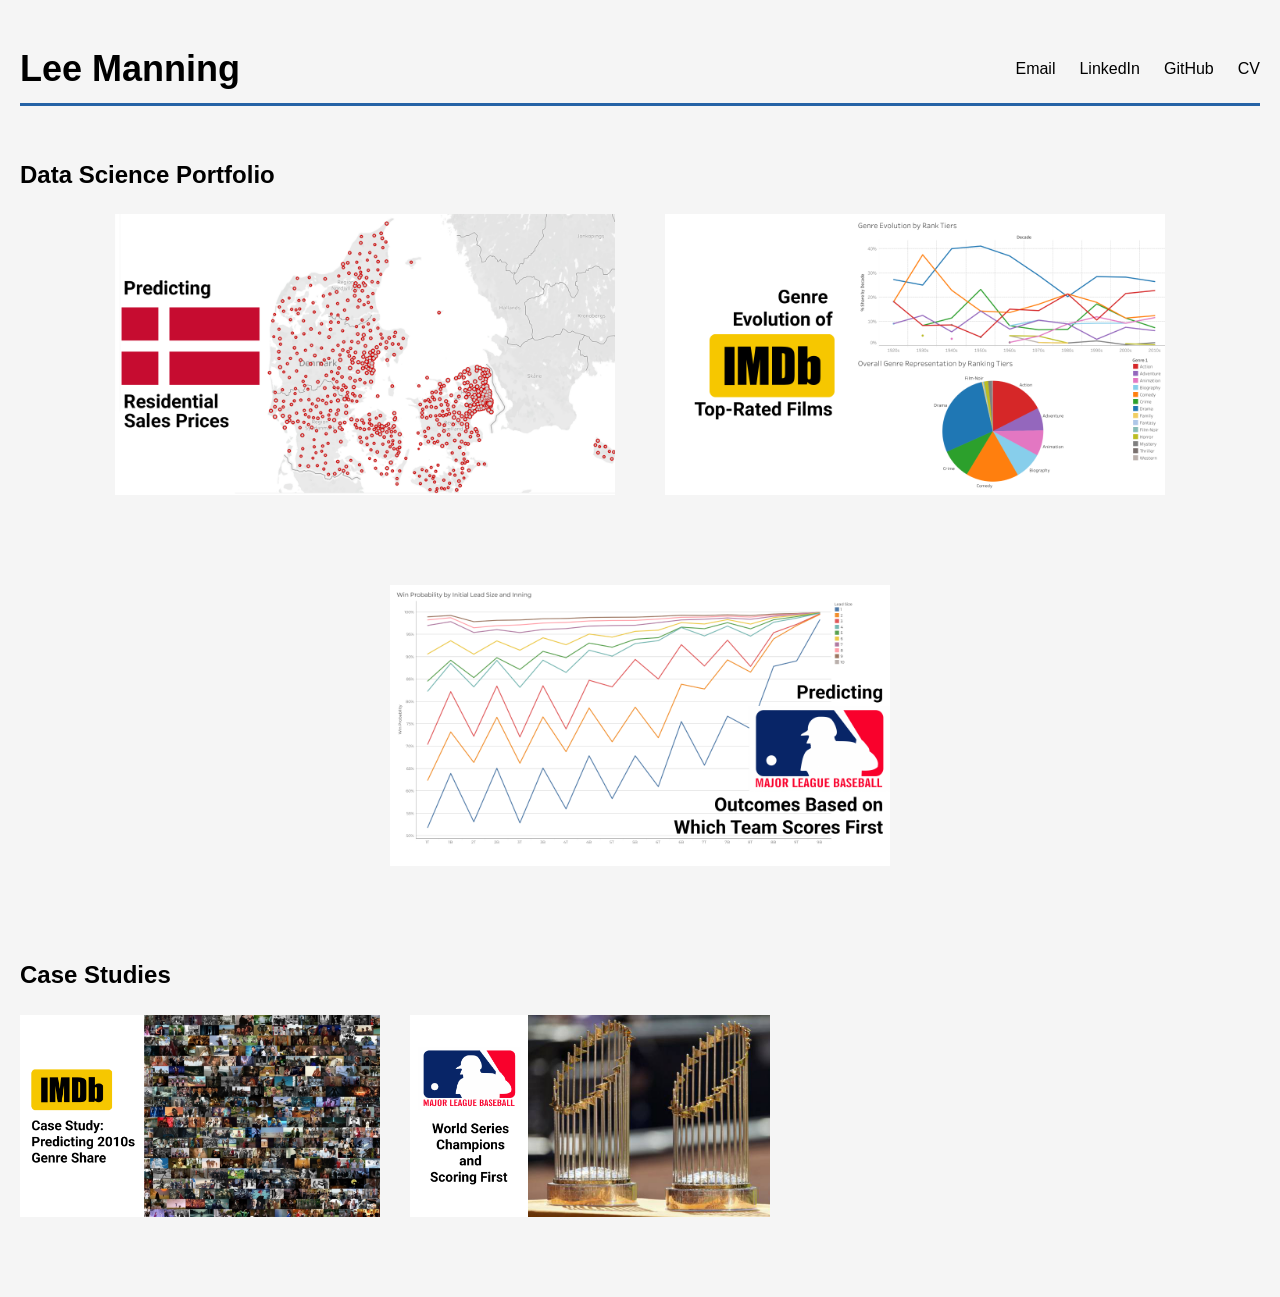
<file: index.html>
<!DOCTYPE html>


<html>

<head>
    <title>Lee Manning</title>
    <link rel="preconnect" href="https://fonts.googleapis.com">
    <link rel="preconnect" href="https://fonts.gstatic.com" crossorigin>
    <link href="https://fonts.googleapis.com/css2?family=Inter:wght@300;400;500;600;700&display=swap" rel="stylesheet">
    <link rel="stylesheet" href="style.css">
</head>

<body>

<header class="site-header">
    <div class="header-identity">
        <h1>Lee Manning</h1>
    </div>

    <nav class="header-links">
        <a href="mailto:manning.lee.25@gmail.com">Email</a>
        <a href="https://www.linkedin.com/in/manninglee25"
           target="_blank">LinkedIn</a>
        <a href="https://github.com/leetwentyfive"
           target="_blank">GitHub</a>
        <a href="images/Lee Manning - CV 08:26.pdf"
           target="_blank">CV</a>
    </nav>
</header>

<div class="header-rule"></div>
    
<h2>Data Science Portfolio</h2>

<div class="project-grid">

    <a href="projects/DanishHousing.html">
        <img src="images/Danish_Housing/DK_Prices.png" alt="Danish thumbnail" width="500">
    </a>
    
    <a href="projects/imdb.html">
        <img src="images/IMDB/New IMDb Project.png" alt="IMDb thumbnail" width="500">
    </a>

        <a href="projects/mlb.html">
        <img src="images/MLB/New MLB Project.png" alt="MLB thumbnail" width="500">
    </a>
    

</div>

    <h2>Case Studies</h2>

<div class="case-studies">
    <a href="cases/Predicting_2010s.html">
        <img src="images/IMDB/IMDb_Case_Study_2.png"
             alt="IMDb Case Study">
    </a>

    <a href="cases/WS_Champs.html">
        <img src="images/MLB/MLB_Case_Study_1a.png"
             alt="MLB Case Study 1">
    </a>
</div>


    
    
</body>

</html>
</file>
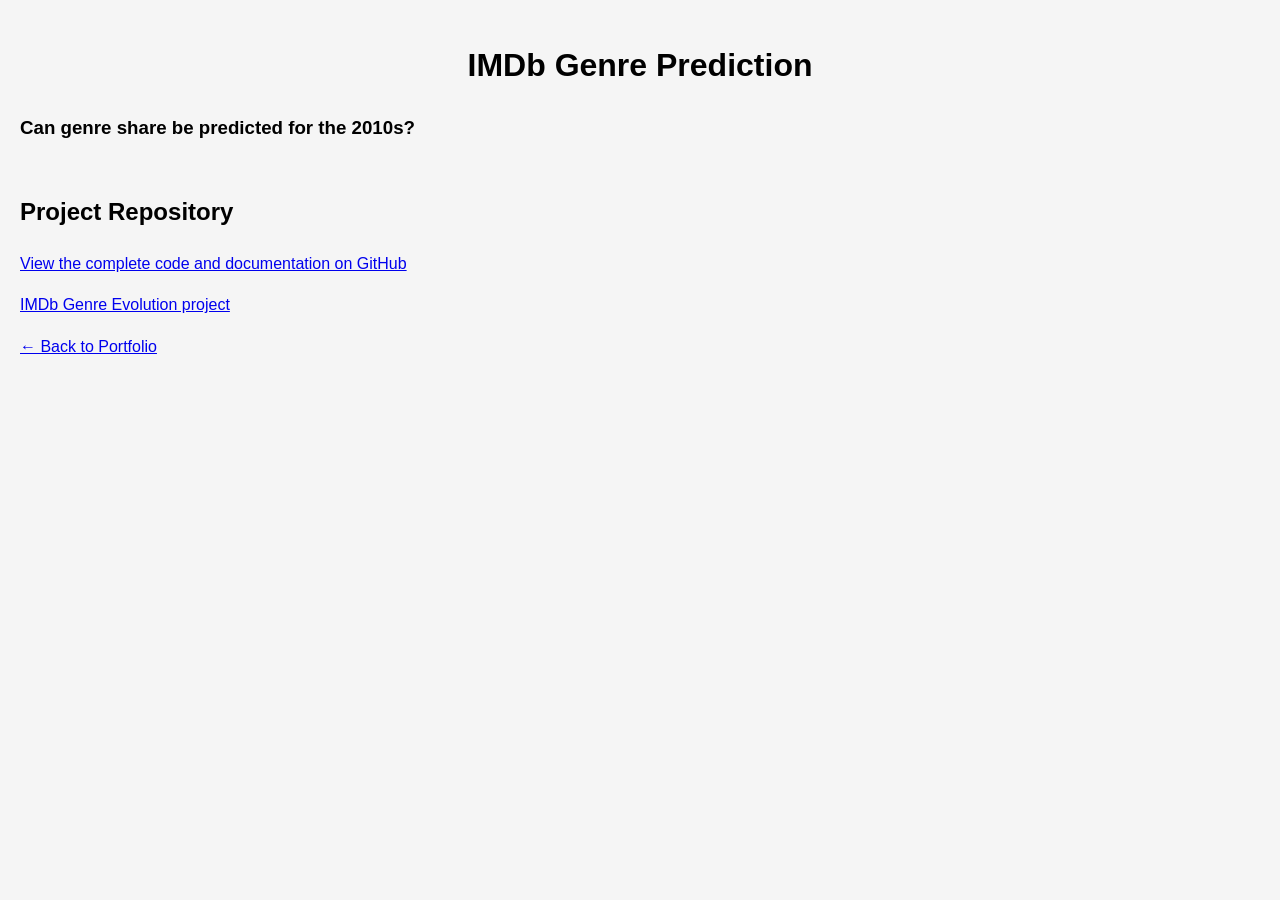
<file: cases/Predicting_2010s.html>
<!DOCTYPE html>
<html lang="en">

<head>
    <meta charset="UTF-8">
    <meta name="viewport" content="width=device-width, initial-scale=1.0">

    <title>IMDb Genre Prediction Case Study</title>

    <!-- Google Fonts -->
    <link rel="preconnect" href="https://fonts.googleapis.com">
    <link rel="preconnect" href="https://fonts.gstatic.com" crossorigin>
    <link
        href="https://fonts.googleapis.com/css2?family=Inter:wght@300;400;500;600;700&display=swap"
        rel="stylesheet"
    >

    <!-- Main stylesheet -->
    <link rel="stylesheet" href="../style.css">
</head>




<body>

    <main>

        <h1>IMDb Genre Prediction</h1>

        <h3>Can genre share be predicted for the 2010s?</h3>

  <div class='tableauPlaceholder' id='viz1786303845056' style='position: relative'><noscript><a href='#'><img alt='Dashboard 1 ' src='https:&#47;&#47;public.tableau.com&#47;static&#47;images&#47;IM&#47;IMDbCaseStudyDash&#47;Dashboard1&#47;1_rss.png' style='border: none' /></a></noscript><object class='tableauViz'  style='display:none;'><param name='host_url' value='https%3A%2F%2Fpublic.tableau.com%2F' /> <param name='embed_code_version' value='3' /> <param name='site_root' value='' /><param name='name' value='IMDbCaseStudyDash&#47;Dashboard1' /><param name='tabs' value='no' /><param name='toolbar' value='yes' /><param name='static_image' value='https:&#47;&#47;public.tableau.com&#47;static&#47;images&#47;IM&#47;IMDbCaseStudyDash&#47;Dashboard1&#47;1.png' /> <param name='animate_transition' value='yes' /><param name='display_static_image' value='yes' /><param name='display_spinner' value='yes' /><param name='display_overlay' value='yes' /><param name='display_count' value='yes' /><param name='language' value='en-US' /></object></div>                <script type='text/javascript'>                    var divElement = document.getElementById('viz1786303845056');                    var vizElement = divElement.getElementsByTagName('object')[0];                    if ( divElement.offsetWidth > 800 ) { vizElement.style.width='1600px';vizElement.style.height='1200px';} else if ( divElement.offsetWidth > 500 ) { vizElement.style.width='1600px';vizElement.style.height='1200px';} else { vizElement.style.width='100%';vizElement.style.height='1227px';}                     var scriptElement = document.createElement('script');                    scriptElement.src = 'https://public.tableau.com/javascripts/api/viz_v1.js';                    vizElement.parentNode.insertBefore(scriptElement, vizElement);                </script>



        <!-- END TABLEAU DASHBOARD -->

    </main>

<h2>Project Repository</h2>

<p>
    <a href="https://github.com/leetwentyfive/IMDb_Genre_Evolution" target="_blank">
        View the complete code and documentation on GitHub
    </a>
</p>
    
<p>
<a href="../projects/imdb.html">IMDb Genre Evolution project</a>
</p>

<p>
<a href="../index.html">← Back to Portfolio</a>
</p>

</body>

</html>
</file>
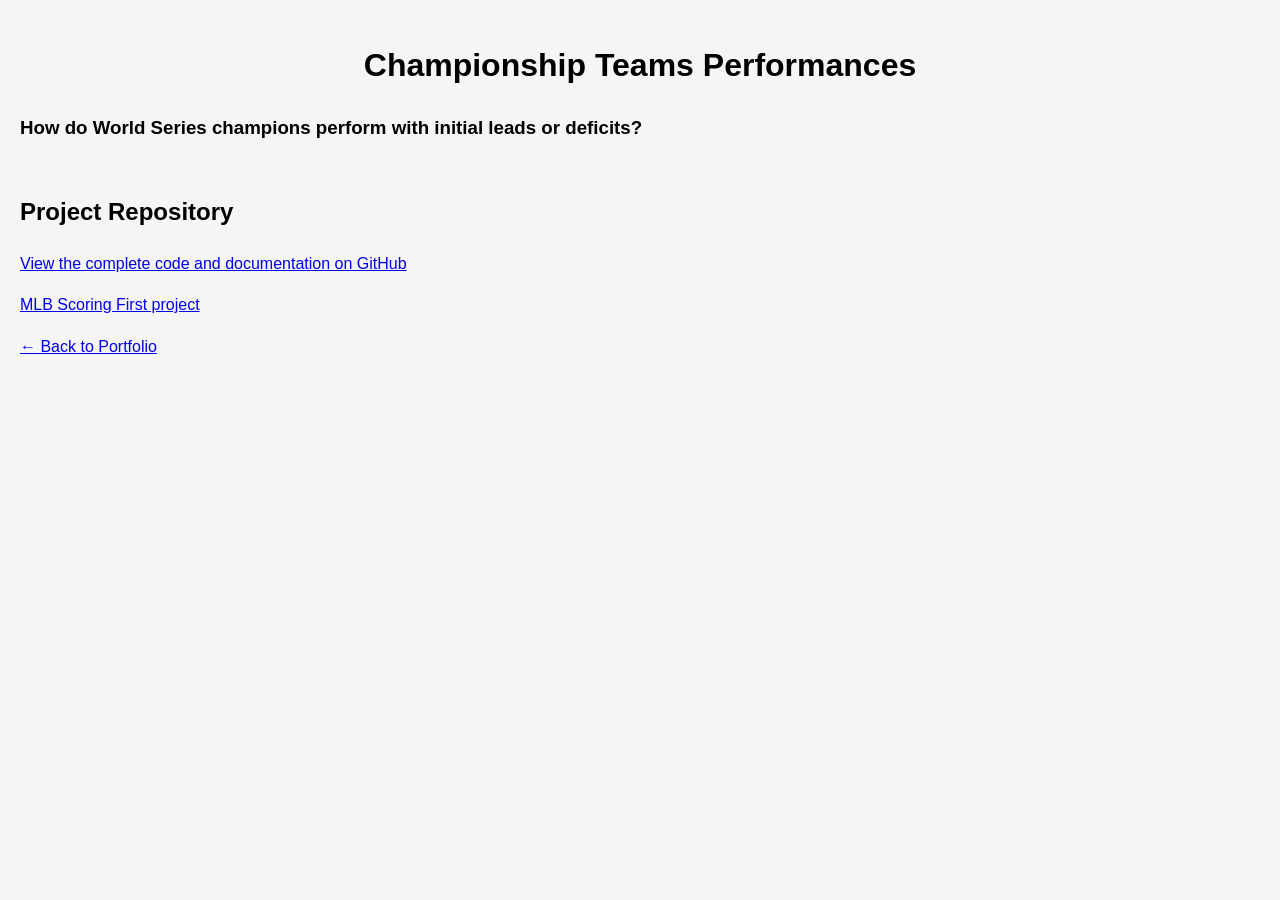
<file: cases/WS_Champs.html>
<!DOCTYPE html>
<html lang="en">

<head>
    <meta charset="UTF-8">
    <meta name="viewport" content="width=device-width, initial-scale=1.0">

    <title>MLB Case Study: Postseason Scoring and World Series Champions' Performance</title>

    <!-- Google Fonts -->
    <link rel="preconnect" href="https://fonts.googleapis.com">
    <link rel="preconnect" href="https://fonts.gstatic.com" crossorigin>
    <link
        href="https://fonts.googleapis.com/css2?family=Inter:wght@300;400;500;600;700&display=swap"
        rel="stylesheet"
    >

    <!-- Main stylesheet -->
    <link rel="stylesheet" href="../style.css">
</head>




<body>

    <main>

        <h1>Championship Teams Performances</h1>

        <h3>How do World Series champions perform with initial leads or deficits?</h3>

<div class='tableauPlaceholder' id='viz1786438041315' style='position: relative'><noscript><a href='#'><img alt='Dashboard 1 ' src='https:&#47;&#47;public.tableau.com&#47;static&#47;images&#47;Po&#47;PostseasonFirstScoreInningDistribution&#47;Dashboard1&#47;1_rss.png' style='border: none' /></a></noscript><object class='tableauViz'  style='display:none;'><param name='host_url' value='https%3A%2F%2Fpublic.tableau.com%2F' /> <param name='embed_code_version' value='3' /> <param name='site_root' value='' /><param name='name' value='PostseasonFirstScoreInningDistribution&#47;Dashboard1' /><param name='tabs' value='no' /><param name='toolbar' value='yes' /><param name='static_image' value='https:&#47;&#47;public.tableau.com&#47;static&#47;images&#47;Po&#47;PostseasonFirstScoreInningDistribution&#47;Dashboard1&#47;1.png' /> <param name='animate_transition' value='yes' /><param name='display_static_image' value='yes' /><param name='display_spinner' value='yes' /><param name='display_overlay' value='yes' /><param name='display_count' value='yes' /><param name='language' value='en-US' /></object></div>                <script type='text/javascript'>                    var divElement = document.getElementById('viz1786438041315');                    var vizElement = divElement.getElementsByTagName('object')[0];                    if ( divElement.offsetWidth > 800 ) { vizElement.style.width='1600px';vizElement.style.height='700px';} else if ( divElement.offsetWidth > 500 ) { vizElement.style.width='1600px';vizElement.style.height='700px';} else { vizElement.style.width='100%';vizElement.style.height='827px';}                     var scriptElement = document.createElement('script');                    scriptElement.src = 'https://public.tableau.com/javascripts/api/viz_v1.js';                    vizElement.parentNode.insertBefore(scriptElement, vizElement);                </script>

      

<div class='tableauPlaceholder' id='viz1786434130706' style='position: relative'><noscript><a href='#'><img alt='Dashboard 1 ' src='https:&#47;&#47;public.tableau.com&#47;static&#47;images&#47;Wi&#47;WinDifferencefrom1998-2025MLBAverage&#47;Dashboard1&#47;1_rss.png' style='border: none' /></a></noscript><object class='tableauViz'  style='display:none;'><param name='host_url' value='https%3A%2F%2Fpublic.tableau.com%2F' /> <param name='embed_code_version' value='3' /> <param name='site_root' value='' /><param name='name' value='WinDifferencefrom1998-2025MLBAverage&#47;Dashboard1' /><param name='tabs' value='no' /><param name='toolbar' value='yes' /><param name='static_image' value='https:&#47;&#47;public.tableau.com&#47;static&#47;images&#47;Wi&#47;WinDifferencefrom1998-2025MLBAverage&#47;Dashboard1&#47;1.png' /> <param name='animate_transition' value='yes' /><param name='display_static_image' value='yes' /><param name='display_spinner' value='yes' /><param name='display_overlay' value='yes' /><param name='display_count' value='yes' /><param name='language' value='en-US' /></object></div>                <script type='text/javascript'>                    var divElement = document.getElementById('viz1786434130706');                    var vizElement = divElement.getElementsByTagName('object')[0];                    if ( divElement.offsetWidth > 800 ) { vizElement.style.width='1600px';vizElement.style.height='1847px';} else if ( divElement.offsetWidth > 500 ) { vizElement.style.width='1600px';vizElement.style.height='1847px';} else { vizElement.style.width='100%';vizElement.style.height='827px';}                     var scriptElement = document.createElement('script');                    scriptElement.src = 'https://public.tableau.com/javascripts/api/viz_v1.js';                    vizElement.parentNode.insertBefore(scriptElement, vizElement);                </script>


        <!-- END TABLEAU DASHBOARD -->

    </main>

<h2>Project Repository</h2>

<p>
    <a href="https://github.com/leetwentyfive/MLB_Scoring_First_Win_Probabilities" target="_blank">
        View the complete code and documentation on GitHub
    </a>
</p>
    
<p>
<a href="../projects/mlb.html">MLB Scoring First project</a>
</p>

<p>
<a href="../index.html">← Back to Portfolio</a>
</p>

</body>

</html>
</file>
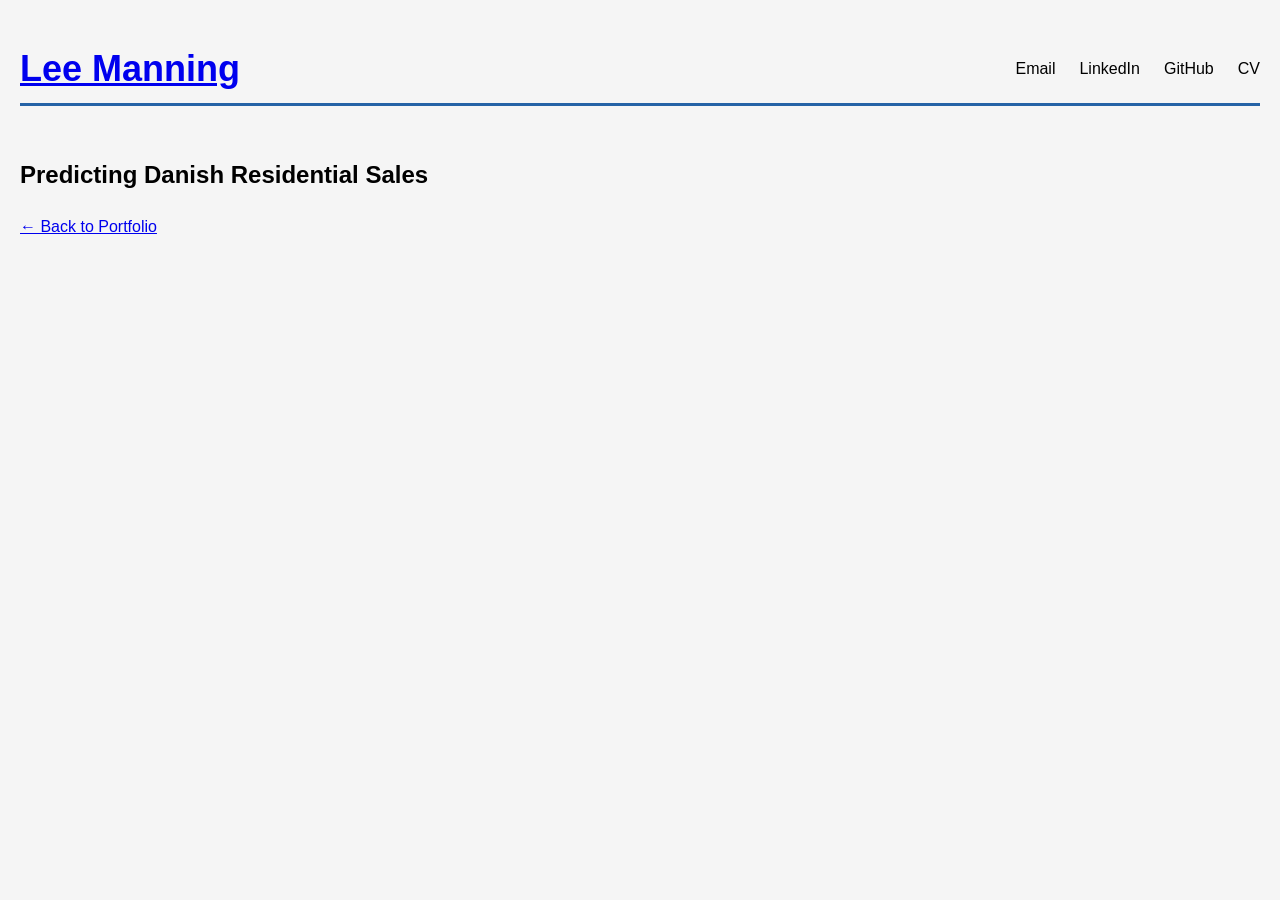
<file: projects/DanishHousing.html>
<!DOCTYPE html>
<html>

<head>
    <link rel="preconnect" href="https://fonts.googleapis.com">
    <link rel="preconnect" href="https://fonts.gstatic.com" crossorigin>
    <link href="https://fonts.googleapis.com/css2?family=Inter:wght@300;400;500;600;700&display=swap" rel="stylesheet">
    <link rel="stylesheet" href="../style.css">
</head>

<body>

<!--<h2>Predicting Major League Baseball Outcomes Based on Which Team Scores First</h2>-->

<header class="site-header">
    <div class="header-identity">
        <h1><a href="../index.html">Lee Manning</a></h1>
    </div>

    <nav class="header-links">
        <a href="mailto:manning.lee.25@gmail.com">Email</a>
        <a href="https://www.linkedin.com/in/manninglee25" target="_blank">LinkedIn</a>
        <a href="https://github.com/leetwentyfive" target="_blank">GitHub</a>
        <a href="../images/Lee Manning - CV 08:26.pdf" target="_blank">CV</a>
    </nav>
</header>

<div class="header-rule"></div>


<h2>Predicting Danish Residential Sales</h2>






<div class='tableauPlaceholder' id='viz1786148385501' style='position: relative'><noscript><a href='#'><img alt=' ' src='https:&#47;&#47;public.tableau.com&#47;static&#47;images&#47;DK&#47;DKPricevsAreabyType&#47;Dashboard1&#47;1_rss.png' style='border: none' /></a></noscript><object class='tableauViz'  style='display:none;'><param name='host_url' value='https%3A%2F%2Fpublic.tableau.com%2F' /> <param name='embed_code_version' value='3' /> <param name='site_root' value='' /><param name='name' value='DKPricevsAreabyType&#47;Dashboard1' /><param name='tabs' value='yes' /><param name='toolbar' value='yes' /><param name='static_image' value='https:&#47;&#47;public.tableau.com&#47;static&#47;images&#47;DK&#47;DKPricevsAreabyType&#47;Dashboard1&#47;1.png' /> <param name='animate_transition' value='yes' /><param name='display_static_image' value='yes' /><param name='display_spinner' value='yes' /><param name='display_overlay' value='yes' /><param name='display_count' value='yes' /><param name='language' value='en-US' /></object></div>                <script type='text/javascript'>                    var divElement = document.getElementById('viz1786148385501');                    var vizElement = divElement.getElementsByTagName('object')[0];                    if ( divElement.offsetWidth > 800 ) { vizElement.style.minWidth='1600px';vizElement.style.maxWidth='100%';vizElement.style.minHeight='2050px';vizElement.style.maxHeight=(divElement.offsetWidth*0.75)+'px';} else if ( divElement.offsetWidth > 500 ) { vizElement.style.minWidth='1600px';vizElement.style.maxWidth='100%';vizElement.style.minHeight='2050px';vizElement.style.maxHeight=(divElement.offsetWidth*0.75)+'px';} else { vizElement.style.width='100%';vizElement.style.minHeight='1950px';vizElement.style.maxHeight=(divElement.offsetWidth*1.77)+'px';}                     var scriptElement = document.createElement('script');                    scriptElement.src = 'https://public.tableau.com/javascripts/api/viz_v1.js';                    vizElement.parentNode.insertBefore(scriptElement, vizElement);                </script>

        
        
<div class='tableauPlaceholder' id='viz1786157935060' style='position: relative'><noscript><a href='#'><img alt='Dashboard 1 ' src='https:&#47;&#47;public.tableau.com&#47;static&#47;images&#47;Ac&#47;ActualvsPredictedPriceSqM&#47;Dashboard1&#47;1_rss.png' style='border: none' /></a></noscript><object class='tableauViz'  style='display:none;'><param name='host_url' value='https%3A%2F%2Fpublic.tableau.com%2F' /> <param name='embed_code_version' value='3' /> <param name='site_root' value='' /><param name='name' value='ActualvsPredictedPriceSqM&#47;Dashboard1' /><param name='tabs' value='no' /><param name='toolbar' value='yes' /><param name='static_image' value='https:&#47;&#47;public.tableau.com&#47;static&#47;images&#47;Ac&#47;ActualvsPredictedPriceSqM&#47;Dashboard1&#47;1.png' /> <param name='animate_transition' value='yes' /><param name='display_static_image' value='yes' /><param name='display_spinner' value='yes' /><param name='display_overlay' value='yes' /><param name='display_count' value='yes' /><param name='language' value='en-US' /></object></div>                <script type='text/javascript'>                    var divElement = document.getElementById('viz1786157935060');                    var vizElement = divElement.getElementsByTagName('object')[0];                    if ( divElement.offsetWidth > 800 ) { vizElement.style.width='1600px';vizElement.style.height='1527px';} else if ( divElement.offsetWidth > 500 ) { vizElement.style.width='1600px';vizElement.style.height='1527px';} else { vizElement.style.width='100%';vizElement.style.height='1227px';}                     var scriptElement = document.createElement('script');                    scriptElement.src = 'https://public.tableau.com/javascripts/api/viz_v1.js';                    vizElement.parentNode.insertBefore(scriptElement, vizElement);                </script>        
        
        
        
        <div class='tableauPlaceholder' id='viz1786148288819' style='position: relative'><noscript><a href='#'><img alt='Dashboard 1 (2) ' src='https:&#47;&#47;public.tableau.com&#47;static&#47;images&#47;In&#47;InteractiveDanishHousingPredictor&#47;Dashboard12&#47;1_rss.png' style='border: none' /></a></noscript><object class='tableauViz'  style='display:none;'><param name='host_url' value='https%3A%2F%2Fpublic.tableau.com%2F' /> <param name='embed_code_version' value='3' /> <param name='site_root' value='' /><param name='name' value='InteractiveDanishHousingPredictor&#47;Dashboard12' /><param name='tabs' value='no' /><param name='toolbar' value='yes' /><param name='static_image' value='https:&#47;&#47;public.tableau.com&#47;static&#47;images&#47;In&#47;InteractiveDanishHousingPredictor&#47;Dashboard12&#47;1.png' /> <param name='animate_transition' value='yes' /><param name='display_static_image' value='yes' /><param name='display_spinner' value='yes' /><param name='display_overlay' value='yes' /><param name='display_count' value='yes' /><param name='language' value='en-US' /></object></div>                <script type='text/javascript'>                    var divElement = document.getElementById('viz1786148288819');                    var vizElement = divElement.getElementsByTagName('object')[0];                    if ( divElement.offsetWidth > 800 ) { vizElement.style.width='1600px';vizElement.style.height='927px';} else if ( divElement.offsetWidth > 500 ) { vizElement.style.width='1600px';vizElement.style.height='927px';} else { vizElement.style.width='100%';vizElement.style.height='777px';}                     var scriptElement = document.createElement('script');                    scriptElement.src = 'https://public.tableau.com/javascripts/api/viz_v1.js';                    vizElement.parentNode.insertBefore(scriptElement, vizElement);                </script></div>
    <p>
<a href="../index.html">← Back to Portfolio</a>
</p>
    </body>
</html>
</file>
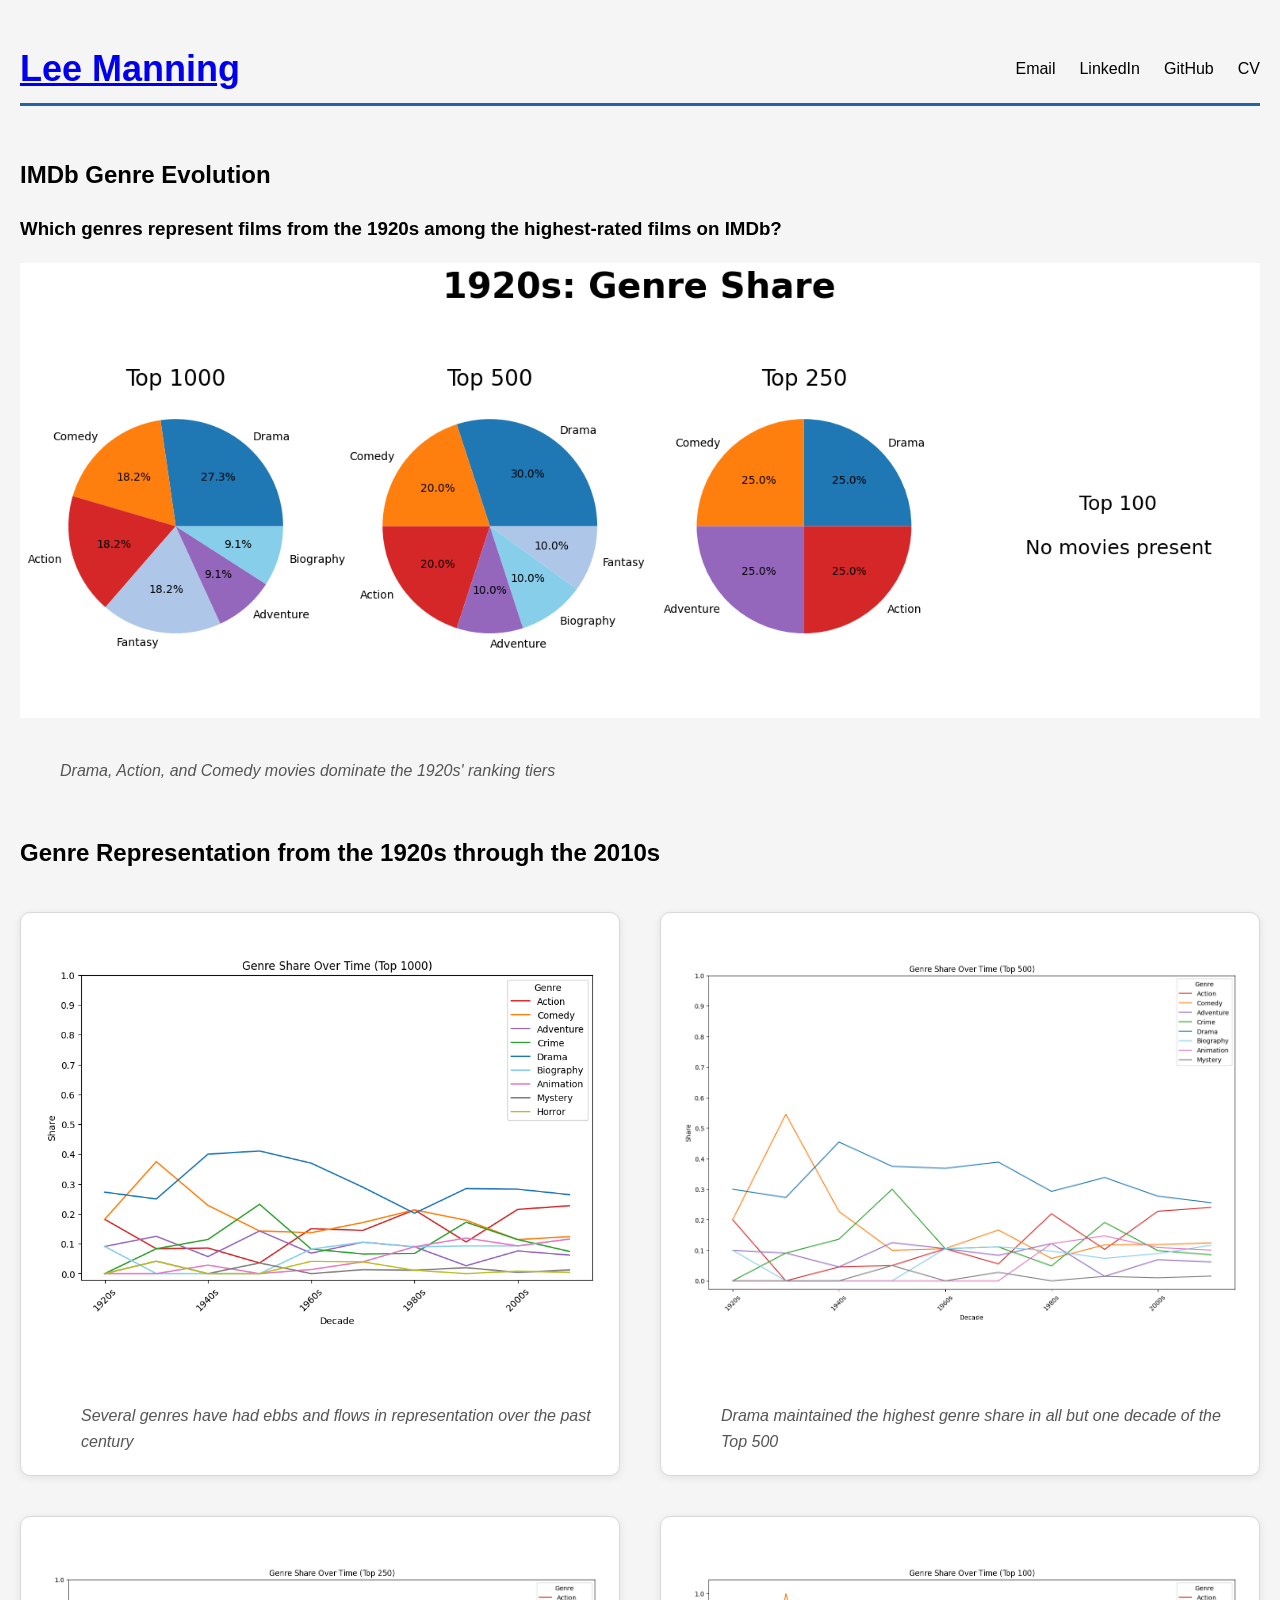
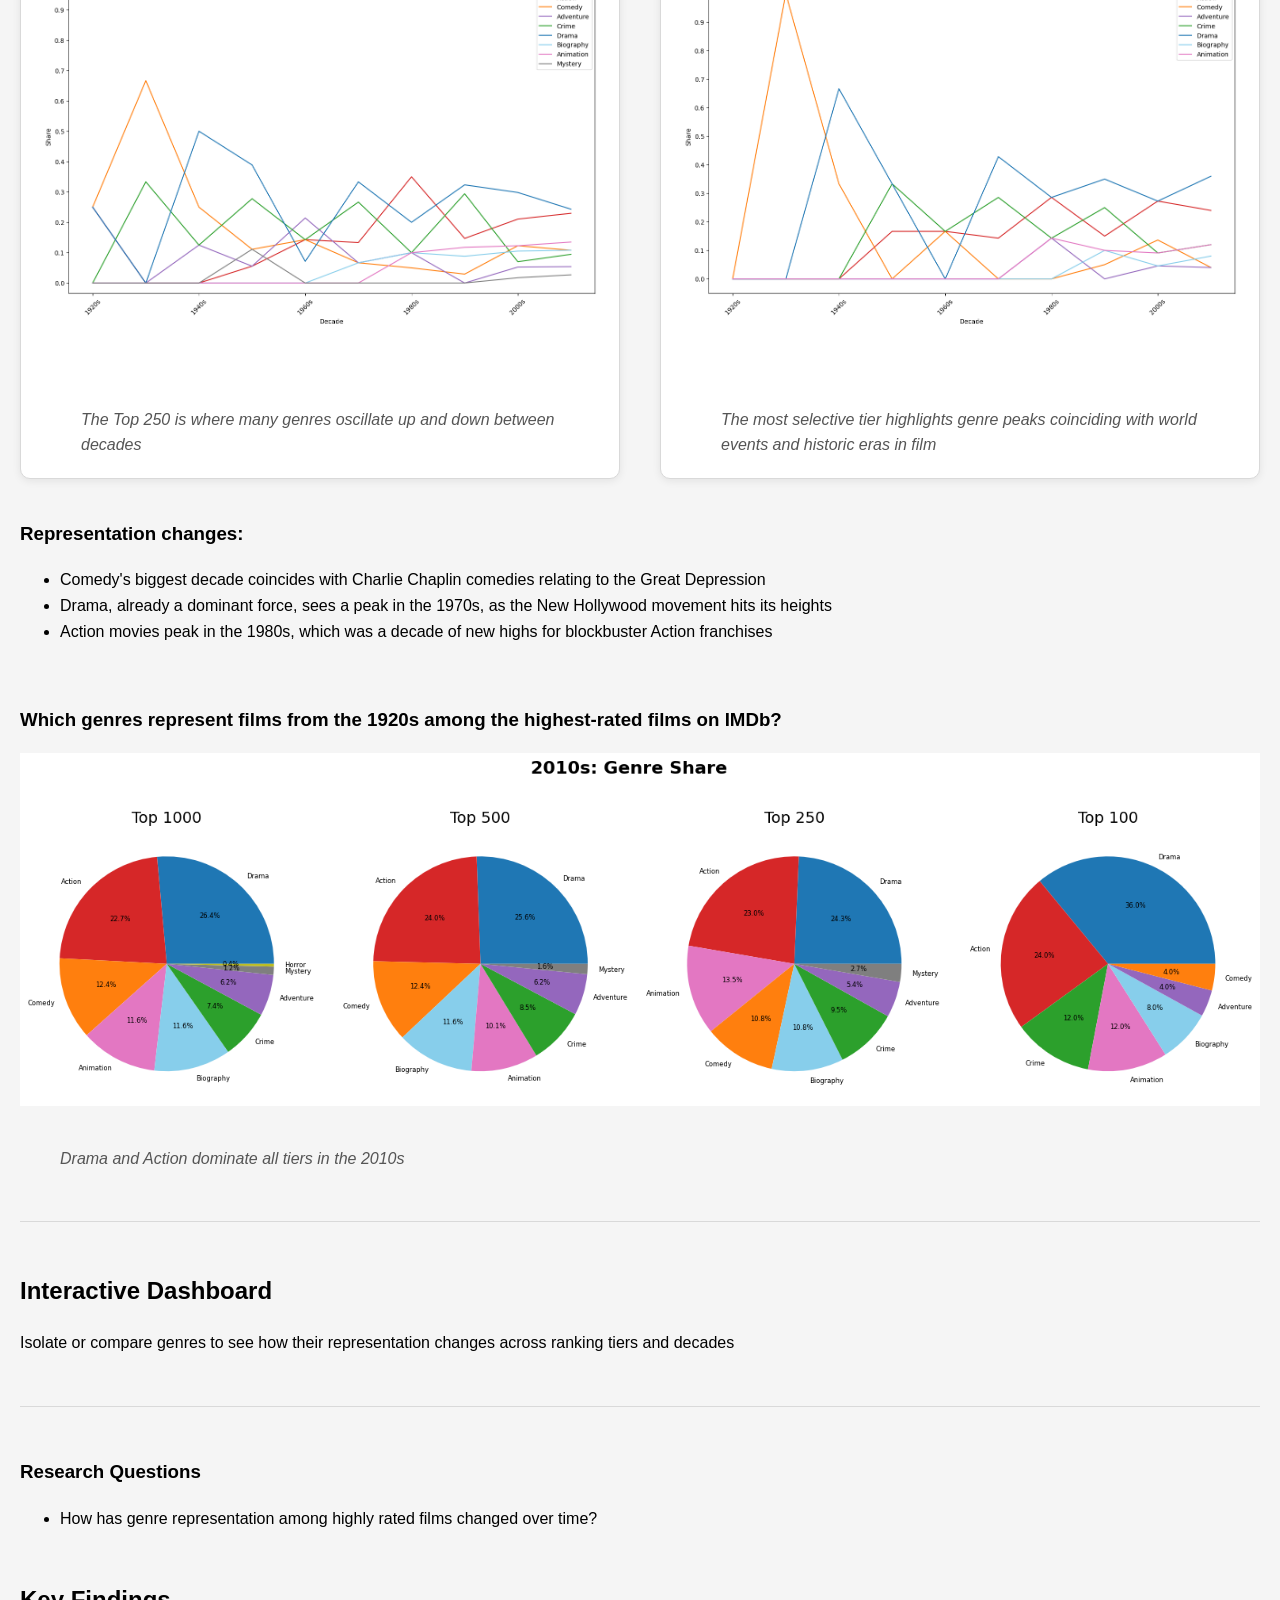
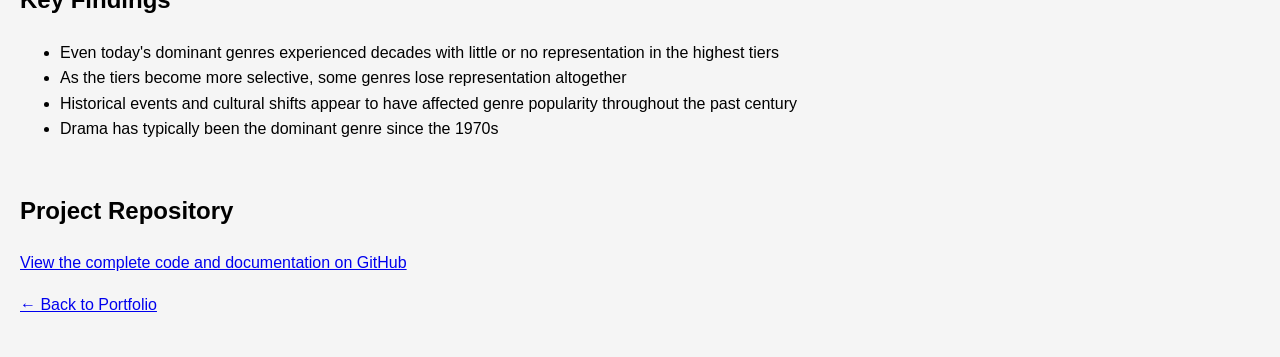
<file: projects/imdb.html>
<!DOCTYPE html>
<html>

<head>
    <link rel="preconnect" href="https://fonts.googleapis.com">
    <link rel="preconnect" href="https://fonts.gstatic.com" crossorigin>
    <link href="https://fonts.googleapis.com/css2?family=Inter:wght@300;400;500;600;700&display=swap" rel="stylesheet">
    <link rel="stylesheet" href="../style.css">
</head>

<body>

<!--<h2>Predicting Major League Baseball Outcomes Based on Which Team Scores First</h2>-->

<header class="site-header">
    <div class="header-identity">
        <h1><a href="../index.html">Lee Manning</a></h1>
    </div>

    <nav class="header-links">
        <a href="mailto:manning.lee.25@gmail.com">Email</a>
        <a href="https://www.linkedin.com/in/manninglee25" target="_blank">LinkedIn</a>
        <a href="https://github.com/leetwentyfive" target="_blank">GitHub</a>
        <a href="../images/Lee Manning - CV 08:26.pdf" target="_blank">CV</a>
    </nav>
</header>

<div class="header-rule"></div>


<h2>IMDb Genre Evolution</h2>
    
<h3>Which genres represent films from the 1920s among the highest-rated films on IMDb?</h3>
    <div class="wide-chart">
    <img src="../images/IMDB/1920s Share(1).png"
         alt="1920s Share">

    <p class="ital-observation">Drama, Action, and Comedy movies dominate the 1920s' ranking tiers</p>
        
    </p>

</div>

<!--<h2>Predicting Major League Baseball Outcomes Based on Which Team Scores First</h2>-->

<h2 class="section-question">
Genre Representation from the 1920s through the 2010s</h2>
<p>
<!--How much does scoring first actually influence the outcome of a Major League Baseball game? This project analyzes more than 65,000
historical MLB games to evaluate how the timing and margin of initial leads affect win probability.-->

</p>


<!--TIMING CHARTS-->



<div class="chart-row">

    <div class="chart">
        <a href="../images/IMDB/Top1k evolution.png" target="_blank">
            <img src="../images/IMDB/Top1k evolution.png"
                 alt="Top1k genre share">
        </a>
        <p class="ital-observation">Several genres have had ebbs and flows in representation over the past century </p>
    </div>

    <div class="chart">
        <a href="../images/IMDB/Top500 evolution.png" target="_blank">
            <img src="../images/IMDB/Top500 evolution.png"
                 alt="Top500 evolution">
        </a>
        <p class="ital-observation">Drama maintained the highest genre share in all but one decade of the Top 500</p>
    </div>

</div>

    <!--LEAD SIZE-->
     
<div class="chart-row">

    <div class="chart">
        <a href="../images/IMDB/Top250 evolution.png" target="_blank">
            <img src="../images/IMDB/Top250 evolution.png"
                 alt="Top250 evolution">
        </a>
        <p class="ital-observation">The Top 250 is where many genres oscillate up and down between decades</p>
    </div>

     <div class="chart">
        <a href="../images/IMDB/Top100 evolution.png" target="_blank">
            <img src="../images/IMDB/Top100 evolution.png"
                 alt="Top100 evolution">
        </a>
        <p class="ital-observation">The most selective tier highlights genre peaks coinciding with world events and historic eras in film</p>
    </div>

</div>
    <h3>Representation changes:</h3>
    <ul>
    <li>Comedy's biggest decade coincides with Charlie Chaplin comedies relating to the Great Depression</li>
    <li>Drama, already a dominant force, sees a peak in the 1970s, as the New Hollywood movement hits its heights</li>
    <li>Action movies peak in the 1980s, which was a decade of new highs for blockbuster Action franchises</li>
</ul>
<br>

    
    
<h3>Which genres represent films from the 1920s among the highest-rated films on IMDb?</h3>
    <div class="wide-chart">

    <img src="../images/IMDB/2010s Share(1).png"
         alt="2010s Share">

    <p class="ital-observation">Drama and Action dominate all tiers in the 2010s</p>
        
    </p>

</div>

    



<!--LINE CHART OF INITIAL LEAD SIZES + INNINGS-->
    <hr class="section-divider">
    
<h2>Interactive Dashboard</h2>

<p>
Isolate or compare genres to see how their representation changes across ranking tiers and decades
</p>

<div class='tableauPlaceholder' id='viz1785273507460' style='position: relative'><noscript><a href='#'><img alt='Dashboard 1 ' 
src='https:&#47;&#47;public.tableau.com&#47;static&#47;images&#47;Ge&#47;GenreEvolution_17852697939890&#47;Dashboard1&#47;1_rss.png' style='border: none' /></a></noscript>
    <object class='tableauViz'  style='display:none;'><param name='host_url' value='https%3A%2F%2Fpublic.tableau.com%2F' /> <param name='embed_code_version' value='3' /> <param 
name='site_root' value='' /><param name='name' value='GenreEvolution_17852697939890&#47;Dashboard1' /><param name='tabs' value='no' /><param name='toolbar' value='yes' /><param 
name='static_image' value='https:&#47;&#47;public.tableau.com&#47;static&#47;images&#47;Ge&#47;GenreEvolution_17852697939890&#47;Dashboard1&#47;1.png' /> <param 
name='animate_transition' value='yes' /><param name='display_static_image' value='yes' /><param name='display_spinner' value='yes' /><param name='display_overlay' value='yes' />
        <param name='display_count' value='yes' /><param name='language' value='en-US' /></object></div>                <script type='text/javascript'>                    var 
    divElement = document.getElementById('viz1785273507460');                    var vizElement = divElement.getElementsByTagName('object')[0];                    if ( 
    divElement.offsetWidth > 800 ) { vizElement.style.width='1000px';vizElement.style.height='827px';} else if ( divElement.offsetWidth > 500 ) { 
    vizElement.style.width='1000px';vizElement.style.height='827px';} else { vizElement.style.width='100%';vizElement.style.height='827px';}                     var 
    scriptElement = document.createElement('script');                    scriptElement.src = 'https://public.tableau.com/javascripts/api/viz_v1.js';                    
            vizElement.parentNode.insertBefore(scriptElement, vizElement);                </script>
    
    <p class="tableau-observation"></p>
    </div>
    
<!--<hr class="section-divider">-->
    
<!--HEAT MAP-->
    
<!--<h3>Machine Learning Heat Map</h3>-->

<!--    <p class="tableau-observation">Larger and later first leads substantially increased expected win probability</p>-->

</div>

    
    <!--FINDINGS AND LINKS-->
    <hr class="section-divider">
<h3>Research Questions</h3>

<ul>
<li>How has genre representation among highly rated films changed over time?</li>
</ul>

    
<h2>Key Findings</h2>


    
<ul>
    <li>Even today's dominant genres experienced decades with little or no representation in the highest tiers</li>
    <li>As the tiers become more selective, some genres lose representation altogether</li>
    <li>Historical events and cultural shifts appear to have affected genre popularity throughout the past century</li>
    <li>Drama has typically been the dominant genre since the 1970s</li>
</ul>

<h2>Project Repository</h2>

<p>
    <a href="https://github.com/leetwentyfive/IMDb_Genre_Evolution" target="_blank">
        View the complete code and documentation on GitHub
    </a>
</p>
    
<p>
<a href="../index.html">← Back to Portfolio</a>
</p>

</body>

</html>
</file>
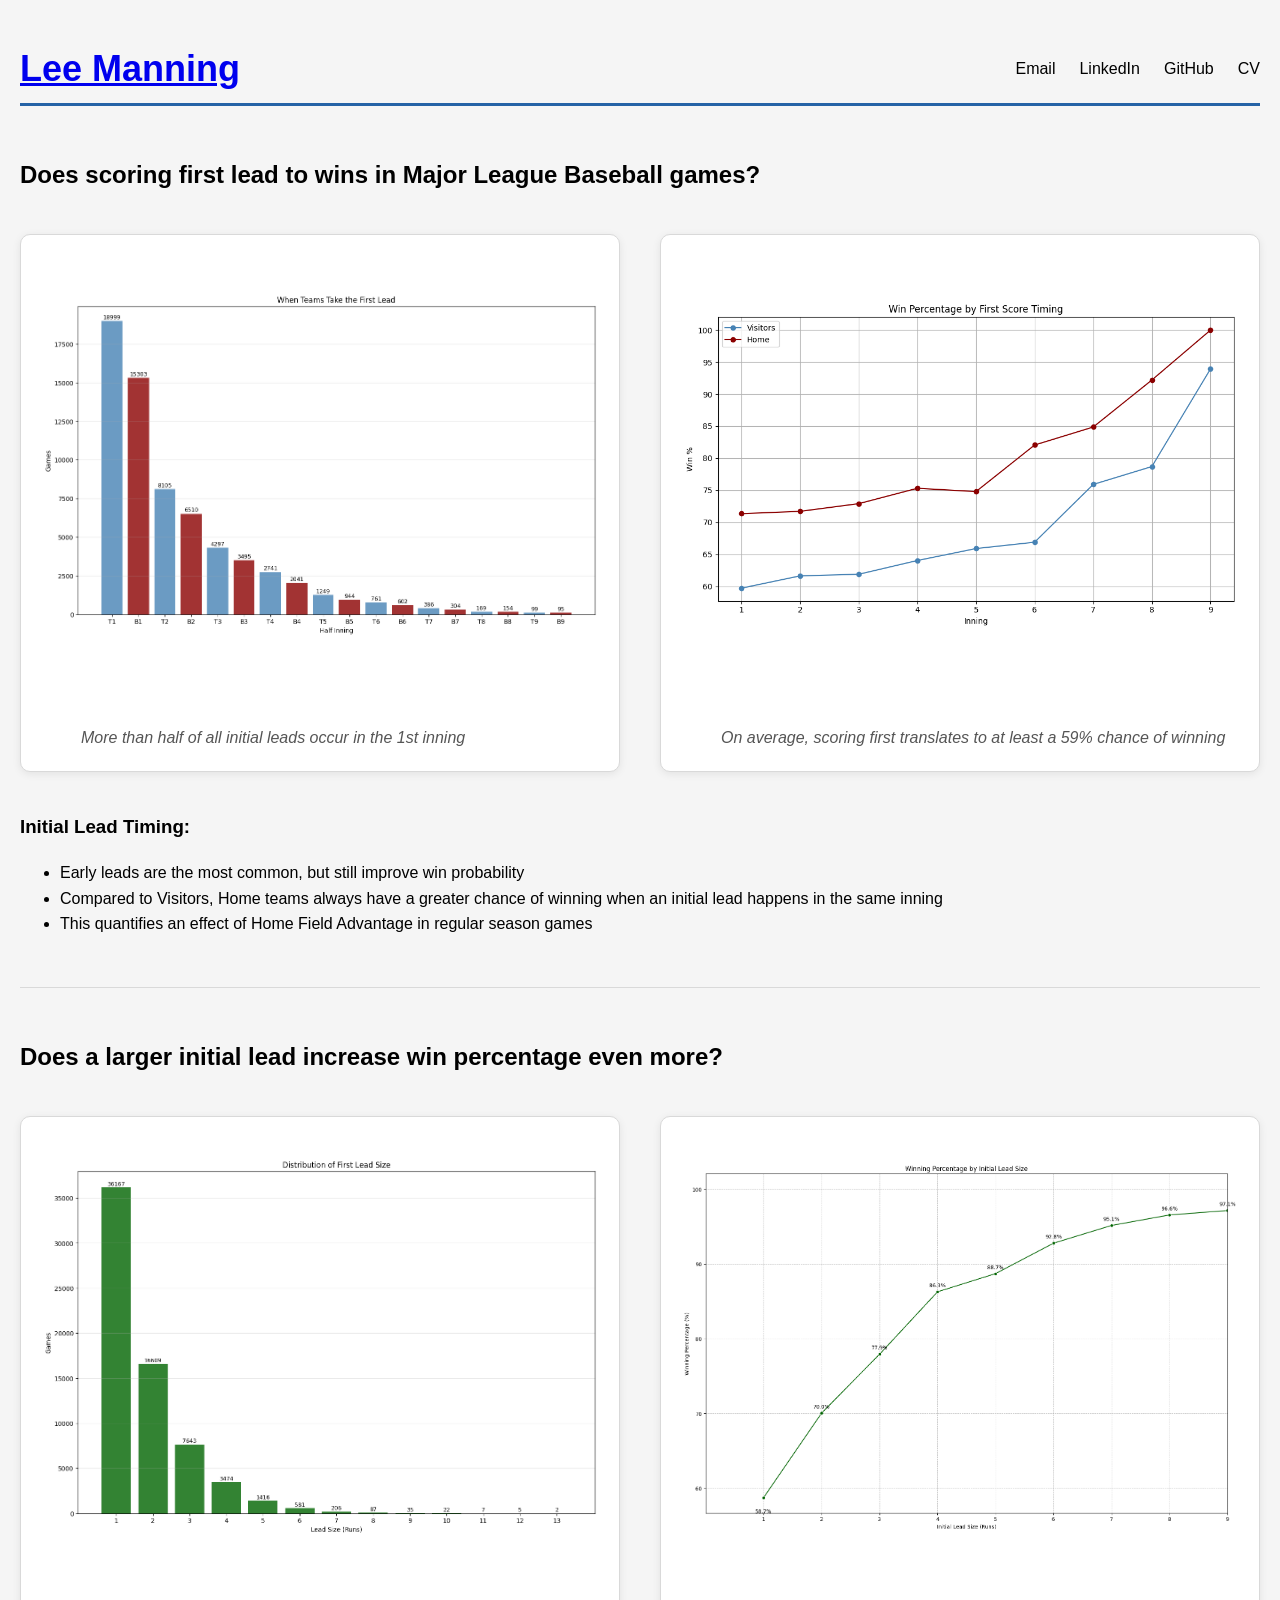
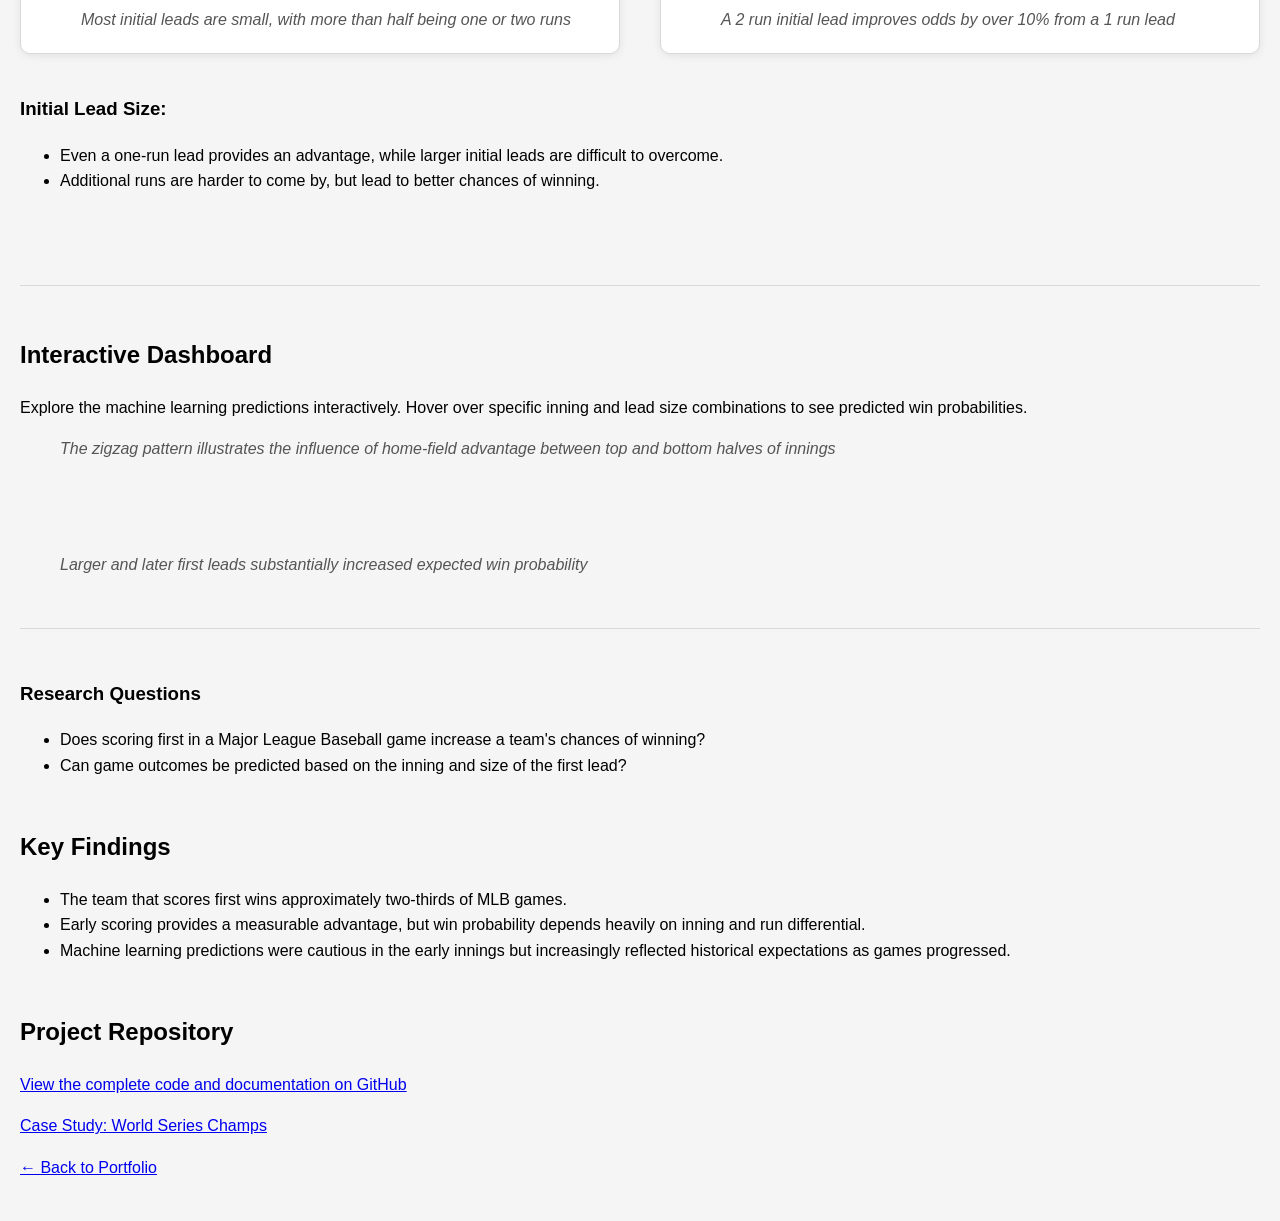
<file: projects/mlb.html>
<!DOCTYPE html>
<html>

<head>
    <link rel="preconnect" href="https://fonts.googleapis.com">
    <link rel="preconnect" href="https://fonts.gstatic.com" crossorigin>
    <link href="https://fonts.googleapis.com/css2?family=Inter:wght@300;400;500;600;700&display=swap" rel="stylesheet">
    <link rel="stylesheet" href="../style.css">
</head>

<body>

<!--<h2>Predicting Major League Baseball Outcomes Based on Which Team Scores First</h2>-->

<header class="site-header">
    <div class="header-identity">
        <h1><a href="../index.html">Lee Manning</a></h1>
    </div>

    <nav class="header-links">
        <a href="mailto:manning.lee.25@gmail.com">Email</a>
        <a href="https://www.linkedin.com/in/manninglee25" target="_blank">LinkedIn</a>
        <a href="https://github.com/leetwentyfive" target="_blank">GitHub</a>
        <a href="../images/Lee Manning - CV 08:26.pdf" target="_blank">CV</a>
    </nav>
</header>

<div class="header-rule"></div>


<h2 class="section-question">
Does scoring first lead to wins in Major League Baseball games?
</h2>
<p>
<!--How much does scoring first actually influence the outcome of a Major League Baseball game? This project analyzes more than 65,000
historical MLB games to evaluate how the timing and margin of initial leads affect win probability.-->

</p>


<!--TIMING CHARTS-->



<div class="chart-row">

    <div class="chart">
        <a href="../images/MLB/First Lead Timing(1).png" target="_blank">
            <img src="../images/MLB/First Lead Timing(1).png"
                 alt="When Teams Take the First Lead">
        </a>
        <p class="ital-observation">More than half of all initial leads occur in the 1st inning</p>
    </div>

    <div class="chart">
        <a href="../images/MLB/TvsB Win Percent Chart.png" target="_blank">
            <img src="../images/MLB/TvsB Win Percent Chart.png"
                 alt="Winning Percentage by First Score Timing">
        </a>
        <p class="ital-observation">On average, scoring first translates to at least a 59% chance of winning</p>
    </div>

</div>

    
<h3>Initial Lead Timing:</h3>
    <ul>
<li>Early leads are the most common, but still improve win probability</li>
<li>Compared to Visitors, Home teams always have a greater chance of winning when an initial lead happens in the same inning</li>
<li>This quantifies an effect of Home Field Advantage in regular season games</li>
</ul>    

    
    
    <!--LEAD SIZE-->
<hr class="section-divider">
    
<h2>
Does a larger initial lead increase win percentage even more?
</h2>

<div style="margin-bottom: 90px;">
<div class="chart-row">

    <div class="chart">
        <a href="../images/MLB/Initial Lead Margin(2).png" target="_blank">
            <img src="../images/MLB/Initial Lead Margin(2).png"
                 alt="Initial Lead Margin">
        </a>
        <p class="ital-observation">Most initial leads are small, with more than half being one or two runs<br></p>
    </div>

     <div class="chart">
        <a href="../images/MLB/Win Odds by Margin(1).png" target="_blank">
            <img src="../images/MLB/Win Odds by Margin(1).png"
                 alt="Win Odds by Margin">
        </a>
        <p class="ital-observation">A 2 run initial lead improves odds by over 10% from a 1 run lead</p>
    </div>

</div>
    <h3>Initial Lead Size:</h3>
    <ul>
    <li>Even a one-run lead provides an advantage, while larger initial leads are difficult to overcome.</li>
    <li>Additional runs are harder to come by, but lead to better chances of winning.</li>
</ul>
<br>
    
    




<!--LINE CHART OF INITIAL LEAD SIZES + INNINGS-->
    <hr class="section-divider">
    
<h2>Interactive Dashboard</h2>

<p>
Explore the machine learning predictions interactively. Hover over specific inning and lead size combinations to see predicted win probabilities.
</p>

    
<div class='tableauPlaceholder' id='viz1785179838805' style='position: relative'><noscript><a href='#'><img alt='Win Probability by Initial Lead Size and Inning '
src='https:&#47;&#47;public.tableau.com&#47;static&#47;images&#47;Wi&#47;WinOddsbyinitialmargin&#47;Sheet1&#47;1_rss.png' style='border: none' /></a></noscript><object
class='tableauViz' style='display:none;'><param name='host_url' value='https%3A%2F%2Fpublic.tableau.com%2F' /> <param name='embed_code_version' value='3' /> <param
name='site_root' value='' /><param name='name' value='WinOddsbyinitialmargin&#47;Sheet1' /><param name='tabs' value='no' /><param name='toolbar' value='yes' /><param 
name='static_image' value='https:&#47;&#47;public.tableau.com&#47;static&#47;images&#47;Wi&#47;WinOddsbyinitialmargin&#47;Sheet1&#47;1.png' /> <param name='animate_transition' 
value='yes' /><param name='display_static_image' value='yes' /><param name='display_spinner' value='yes' /><param name='display_overlay' value='yes' /><param 
name='display_count' value='yes' /><param name='language' value='en-US' /></object></div> <script type='text/javascript'> var divElement = document.getElementById('viz1785179838805'); var vizElement = divElement.getElementsByTagName('object')[0]; vizElement.style.width='100%';vizElement.style.height=
(divElement.offsetWidth*0.5625)+'px'; var scriptElement = document.createElement('script'); scriptElement.src = 'https://public.tableau.com/javascripts/api/viz_v1.js'; vizElement.parentNode.insertBefore(scriptElement, vizElement); </script>

<p class="tableau-observation">The zigzag pattern illustrates the influence of home-field advantage between top and bottom halves of innings</p>
    </div>
    
<!--<hr class="section-divider">-->
    
<!--HEAT MAP-->
    
<!--<h3>Machine Learning Heat Map</h3>-->
<div class="tableau-chart">
<div class='tableauPlaceholder' id='viz1785186331653' style='position: relative'><noscript><a href='#'><img alt='Initial Lead Size and Inning Heatmap ' 
src='https:&#47;&#47;public.tableau.com&#47;static&#47;images&#47;Re&#47;RevisedHeatmap_17851863140420&#47;Sheet2&#47;1_rss.png' style='border: none' /></a></noscript><object 
class='tableauViz'  style='display:none;'><param name='host_url' value='https%3A%2F%2Fpublic.tableau.com%2F' /> <param name='embed_code_version' value='3' /> <param 
name='site_root' value='' /><param name='name' value='RevisedHeatmap_17851863140420&#47;Sheet2' /><param name='tabs' value='no' /><param name='toolbar' value='yes' /><param 
name='static_image' value='https:&#47;&#47;public.tableau.com&#47;static&#47;images&#47;Re&#47;RevisedHeatmap_17851863140420&#47;Sheet2&#47;1.png' /> <param 
name='animate_transition' value='yes' /><param name='display_static_image' value='yes' /><param name='display_spinner' value='yes' /><param name='display_overlay' value='yes' />
<param name='display_count' value='yes' /><param name='language' value='en-US' /></object></div>                <script type='text/javascript'>                    var 
divElement = document.getElementById('viz1785186331653');                    var vizElement = divElement.getElementsByTagName('object')[0];                    
    vizElement.style.width='100%';vizElement.style.height=(divElement.offsetWidth*0.75)+'px';                    var scriptElement = document.createElement('script');                    scriptElement.src = 'https://public.tableau.com/javascripts/api/viz_v1.js';                    vizElement.parentNode.insertBefore(scriptElement, vizElement);                </script>

    <p class="tableau-observation">Larger and later first leads substantially increased expected win probability</p>

</div>

    
    <!--FINDINGS AND LINKS-->
    <hr class="section-divider">
<h3>Research Questions</h3>

<ul>
<li>Does scoring first in a Major League Baseball game increase a team's chances of winning?</li>
<li>Can game outcomes be predicted based on the inning and size of the first lead?</li>
</ul>

    
<h2>Key Findings</h2>

<ul>
    <li>The team that scores first wins approximately two-thirds of MLB games.</li>
    <li>Early scoring provides a measurable advantage, but win probability depends heavily on inning and run differential.</li>
    <li>Machine learning predictions were cautious in the early innings but increasingly reflected historical expectations as games progressed.</li>
</ul>

<h2>Project Repository</h2>

<p>
    <a href="https://github.com/leetwentyfive/MLB_Scoring_First_Win_Probabilities" target="_blank">
        View the complete code and documentation on GitHub
    </a>
</p>

<a href="../cases/WS_Champs.html">Case Study: World Series Champs</a>
    
<p>
<a href="../index.html">← Back to Portfolio</a>
</p>

</body>

</html>
</file>
<file: style.css>
body {
    font-family: "IBM Plex Sans", sans-serif;
    max-width: 1600px;
    margin: 40px auto;
    padding: 0 20px;
    line-height: 1.6;
    background-color: #f5f5f5;
}

h1 {
    text-align: center;
}

h2 {
    margin-top: 50px;
}

.chart h3 {
    text-align: center;
}

img {
    max-width: 100%;
    height: auto;
    display: block;
    margin: 0 auto 40px auto;
}

.chart-row {
    display: flex;
    gap: 40px;
    justify-content: center;
    align-items: flex-start;
    margin: 40px 0;
}

.chart {
    flex: 1;
}

.chart h3 {
    text-align: center;
}

.chart img {
    width: 100%;
}

.chart {
    flex: 1;
    display: flex;
    flex-direction: column;
}

.chart img {
    width: 100%;
    height: 420px;
    object-fit: contain;
}

.chart {
    flex: 1;
    display: flex;
    flex-direction: column;
    background: white;
    border: 1px solid #d9d9d9;
    border-radius: 10px;
    padding: 20px;
    box-shadow: 0 2px 8px rgba(0,0,0,0.08);
}

.wide-chart {
    width: 100%;
    align-items: flex-start;
}

.wide-chart h3 {
    text-align: left;
}

.wide-chart img {
    width: 100%;
    max-width: 100%;
}

.tableau-chart {
    margin-bottom: 40px;
}

.section-divider {
    border: none;
    border-top: 1px solid #d9d9d9;
    margin: 50px 0;
}

.ital-observation {
    margin: 10px 0 0 40px;
    font-style: italic;
    color: #555;
}

.observation {
    margin-left: 40px;
}

.tableau-observation {
    margin: 0 0 40px 40px;
    font-style: italic;
    color: #555;
}

.project-grid {
    display: flex;
    justify-content: center;
    gap: 50px;
    flex-wrap: wrap;
}

.project-grid img {
    display: block;
}

.medium-chart {
    max-width: 750px;
    margin: 40px 0;
}

.medium-chart img {
    width: 100%;
    height: auto;
    display: block;
    margin: 0;
}


.case-studies {
    display: flex;
    flex-direction: row;
    flex-wrap: wrap;
    gap: 30px;
}

.case-studies img {
    width: 360px;
    height: auto;
    display: block;
}

.site-header {
    display: flex;
    justify-content: space-between;
    align-items: center;
    margin: 5px 0;
}

.header-identity h1 {
    margin: 0;
    font-size: 36px;
    font-family: 'Lato', sans-serif;
    font-weight: 700;
}

.header-identity p {
    margin: 5px 0 0;
    font-size: 16px;
}

.header-links {
    display: flex;
    gap: 24px;
}

.header-links a {
    text-decoration: none;
    color: inherit;
    font-size: 16px;
}

.header-links a:hover {
    text-decoration: underline;
}

.header-rule {
    height: 3px;
    margin: 0 0 35px;
    background-color: #2563a6;
}
</file>
